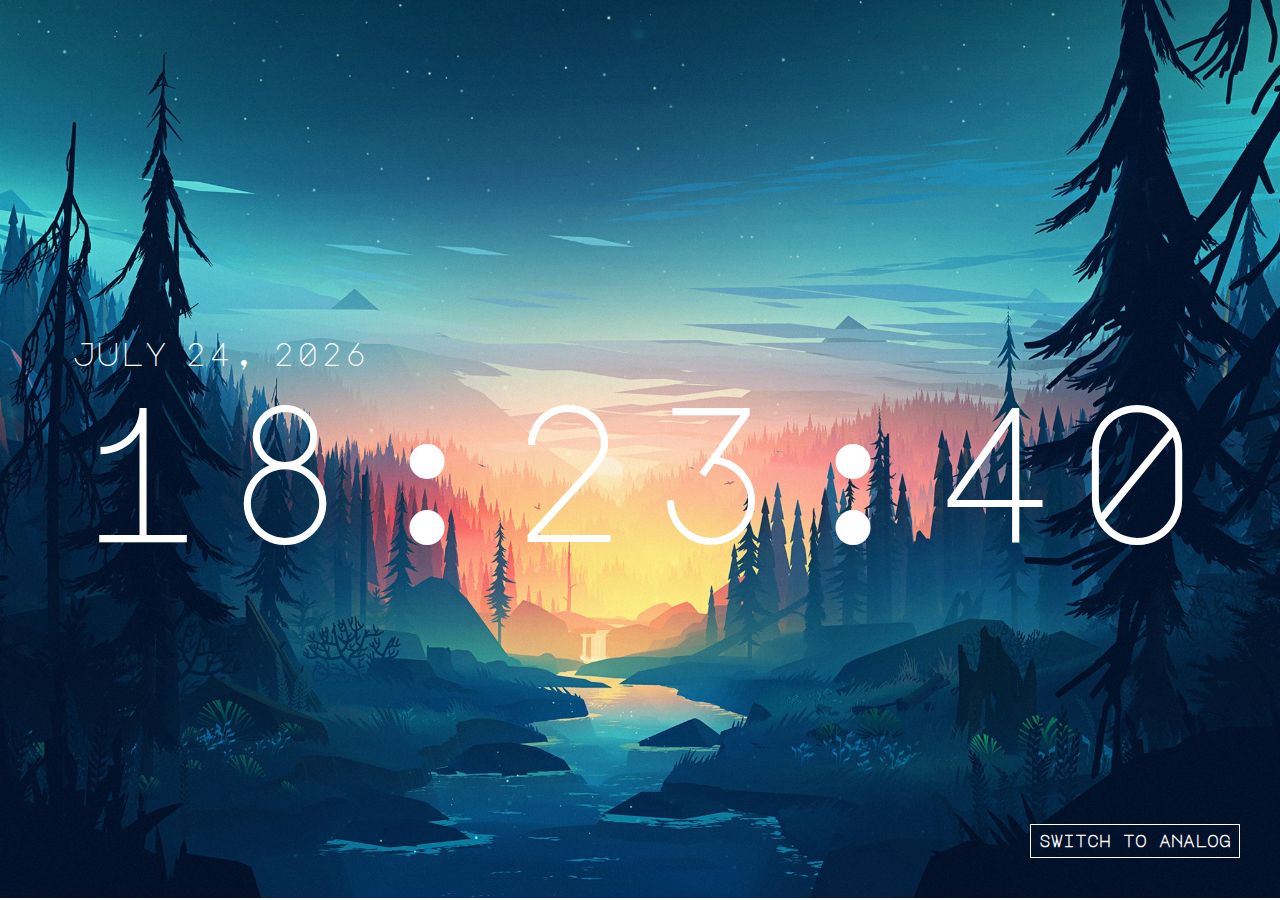
<file: index.html>
<!DOCTYPE html>
<html lang="en">
<head>
    <meta charset="UTF-8">
    <meta name="viewport" content="width=device-width, initial-scale=1.0">
    <title>Digital Clock</title>
    <link rel="stylesheet" href="index.css">
    <link href="https://fonts.googleapis.com/css2?family=Major+Mono+Display&display=swap" rel="stylesheet">
    <script src="index.js"></script>
</head>
<body onload="startTime()">
    <a href="index-analog.html" class="toggle">switch to analog</a>
    <div id="clock">
        <div id="date">
            <div id="month"></div>
            <div id="day"></div>
            <div class="comma">,</div>
            <div id="year"></div>
        </div>
        <div id="time">
            <div id="hour"></div>
            <div class="colon">:</div>
            <div id="minute"></div>
            <div class="colon">:</div>
            <div id="second"></div>
        </div>
    </div>
</body>
</html>
</file>
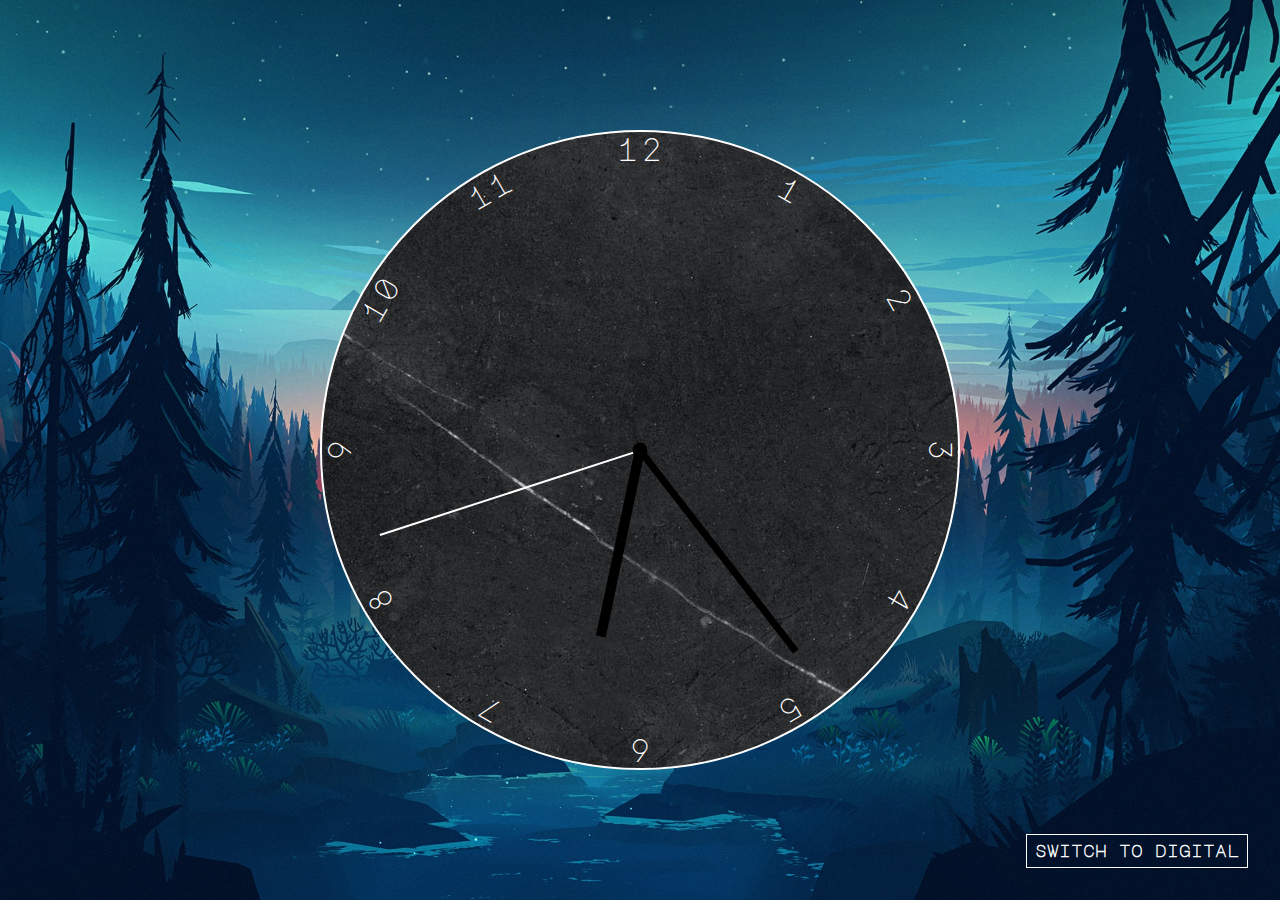
<file: index-analog.html>
<!DOCTYPE html>
<html lang="en">
    <head>
        <meta charset="UTF-8">
        <meta name="viewport" content="width=device-width, initial-scale=1.0">
        <title>Analog Clock</title>
        <link rel="stylesheet" href="index-analog.css">
        <link href="https://fonts.googleapis.com/css2?family=Major+Mono+Display&display=swap" rel="stylesheet">
        <script src="index-analog.js"></script>
    </head>
    <body onload="startTime()">
        <a href="index.html" class="toggle">switch to digital</a>
        <div class="clock">
            <div class="hand hour" data-hour-hand></div>
            <div class="hand minute" data-minute-hand></div>
            <div class="hand second" data-second-hand></div>
            <div class="number number1">1</div>
            <div class="number number2">2</div>
            <div class="number number3">3</div>
            <div class="number number4">4</div>
            <div class="number number5">5</div>
            <div class="number number6">6</div>
            <div class="number number7">7</div>
            <div class="number number8">8</div>
            <div class="number number9">9</div>
            <div class="number number10">10</div>
            <div class="number number11">11</div>
            <div class="number number12">12</div>
        </div>
    </body>
</html>
</file>
<file: index.css>
body {
    height: 98vh;
    font-family: 'Major Mono Display', monospace;
    color: white;
    display: flex;
    align-items: center;
    font-weight: 400;
    background-image: url('bg.jpg');
    background-size: cover;
    background-position: center;
    background-repeat: no-repeat;
    position: relative;
}

.toggle {
    position: absolute;
    bottom: 2em;
    right: 2em;
    color: white;
    text-decoration: none;
    border: 1px solid white;
    padding: 0.5em;
    font-weight: 800;
}

.toggle:hover {
    background-color: white;
    color: black;
}

#clock {
    margin: 0 auto;
    padding: 2em;

    display: flex;
    flex-direction: column;
    justify-content: space-between;
}

#month, .comma {
    margin-right: 2rem;
}

#date {
    display: flex;
    font-size: 3rem;
}

#time {
    display: flex;
    font-size: 15rem;
}

@media screen and (max-width: 1500px) {
    #date {
        font-size: 2rem;
    }

    #time {
        font-size: 12rem;
    }

    #month, .comma {
        margin-right: 1rem;
    }
}

@media screen and (max-width: 1200px) {
    #date {
        font-size: 2rem;
    }

    #time {
        font-size: 8rem;
    }
}

@media screen and (max-width: 900px) {
    #date {
        font-size: 1.5rem;
    }

    #time {
        font-size: 5rem;
    }
}

@media screen and (max-width: 600px) {
    #date {
        font-size: 1rem;
    }

    #time {
        font-size: 3rem;
    }
}

@media screen and (max-width: 360px) {
    #date {
        font-size: .75rem;
    }

    #time {
        font-size: 2rem;
    }
}
</file>
<file: index-analog.css>
*, *::after, *::before {
    box-sizing: border-box;
    font-family: 'Major Mono Display', monospace;
    margin: 0 auto;
}

body {
    background-image: url('bg.jpg');
    background-size: cover;
    background-position: center;
    background-repeat: no-repeat;
    display: flex;
    justify-content: center;
    align-items: center;
    min-height: 100vh;
    overflow: hidden;
}

.toggle {
    position: absolute;
    bottom: 2em;
    right: 2em;
    color: white;
    text-decoration: none;
    border: 1px solid white;
    padding: 0.5em;
    font-weight: 800;
}

.toggle:hover {
    background-color: white;
    color: black;
}

.clock {
    width: 40em;
    height: 40em;
    background: url('marble.jpg');
    background-position: 0% 100%;
    border-radius: 50%;
    border: 2px solid white;
    position: relative;
    margin: 0 auto;
}

.clock .number {
    --rotation: 0;
    position: absolute;
    width: 100%;
    height: 100%;
    text-align: center;
    transform: rotate(var(--rotation));
    font-size: 2rem;
    color: white;
}

.clock .number1 { --rotation: 30deg; }
.clock .number2 { --rotation: 60deg; }
.clock .number3 { --rotation: 90deg; }
.clock .number4 { --rotation: 120deg; }
.clock .number5 { --rotation: 150deg; }
.clock .number6 { --rotation: 180deg; }
.clock .number7 { --rotation: 210deg; }
.clock .number8 { --rotation: 240deg; }
.clock .number9 { --rotation: 270deg; }
.clock .number10 { --rotation: 300deg; }
.clock .number11 { --rotation: 330deg; }

.clock .hand {
    --rotation: 0;
    position: absolute;
    width: 5px;
    height: 40%;
    bottom: 50%;
    left: 50%;
    background-color: white;
    transform-origin: bottom;
    transform: translate(-50%) rotate(calc(var(--rotation) * 1deg));
    z-index: 10;
}

.clock::after {
    content: '';
    position: absolute;
    background-color: black;
    z-index: 11;
    width: 15px;
    height: 15px;
    top: 50%;
    left: 50%;
    transform: translate(-50%, -50%);
    border-radius: 50%;
}

.clock .hand.second {
    width: 2px;
    height: 43%;
    background: white;
}

.clock .hand.minute {
    width: 7px;
    height: 40%;
    background: black;
}

.clock .hand.hour {
    width: 10px;
    height: 30%;
    background: black;
}

@media(max-width: 880px) {
    .clock {
        width: 30em;
        height: 30em;
    }
}

@media(max-width: 650px) {
    .clock {
        width: 25em;
        height: 25em;
    }

    .clock .number {
        font-size: 1.5rem;
    }
}

@media(max-width: 560px) {
    .clock {
        width: 20em;
        height: 20em;
    }

    .clock .number {
        font-size: 1.25rem;
    }
}

@media(max-width: 450px) {
    .clock {
        width: 15em;
        height: 15em;
    }

    .clock .number {
        font-size: 1rem;
    }
}

@media(max-width: 330px) {
    .clock {
        width: 80vw;
        height: 80vw;
    }

    .clock .number {
        font-size: 1rem;
    }

    .clock .hand.minute {
        width: 4px;
    }
    
    .clock .hand.hour {
        width: 7px;
    }
}
</file>
